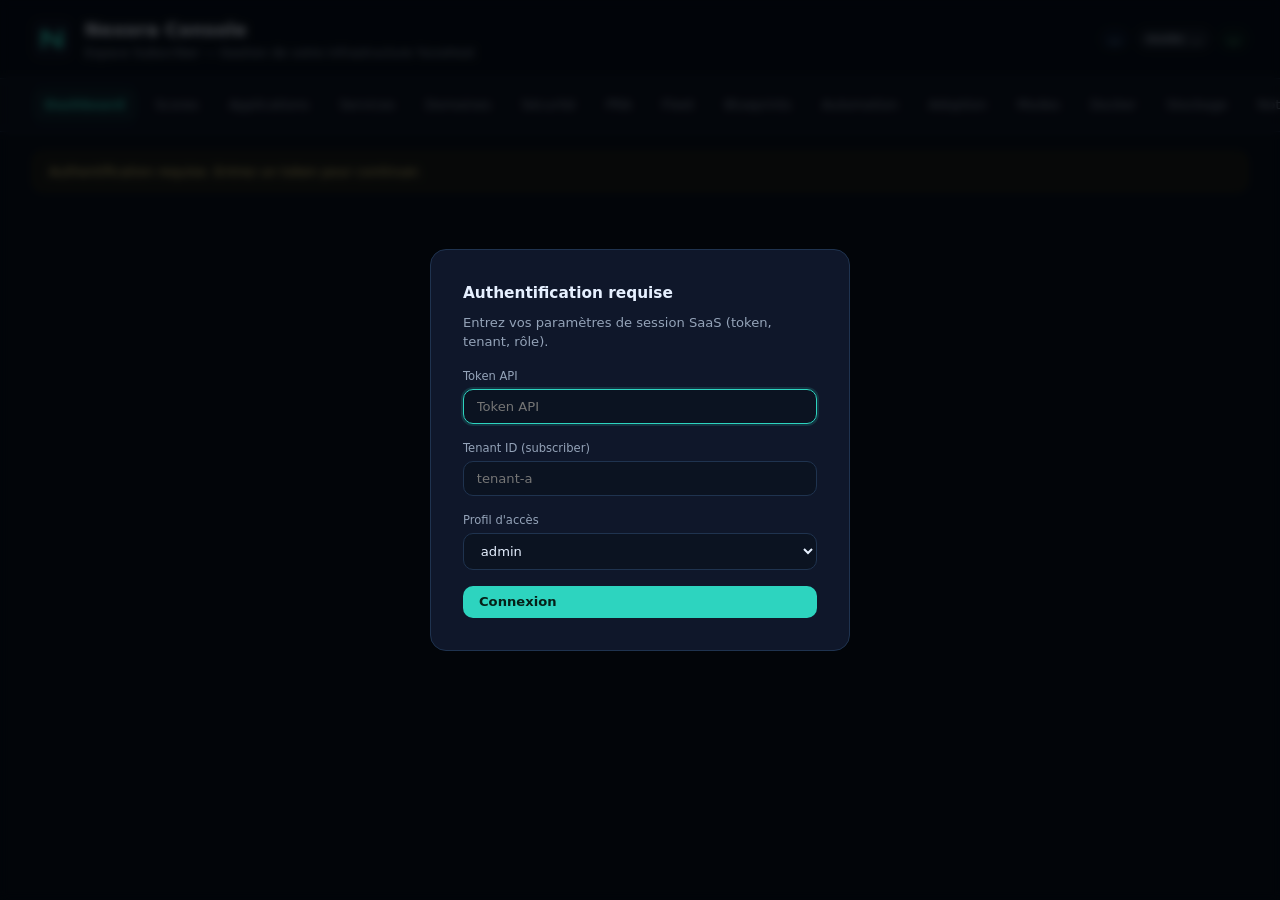
<file: apps/console/index.html>
<!doctype html>
<html lang="fr">
<head>
  <meta charset="utf-8"/>
  <meta http-equiv="X-UA-Compatible" content="IE=edge"/>
  <meta name="viewport" content="width=device-width,initial-scale=1"/>
  <link rel="icon" type="image/svg+xml" href="./assets/favicon.svg"/>
  <title>Nexora Console — Subscriber</title>
  <link rel="stylesheet" href="./styles.css"/>
</head>
<body>
  <a class="nx-skip-link" href="#main-content" tabindex="0">Aller au contenu principal</a>

  <header>
    <div class="brand">
      <img src="./assets/nexora-mark.svg" alt="Nexora" class="logo"/>
      <div><h1>Nexora Console</h1><p>Espace Subscriber — Gestion de votre infrastructure YunoHost</p></div>
    </div>
    <div class="header-right">
      <span class="nx-badge nx-badge-info" id="profile-badge" role="status" aria-label="Mode actuel">…</span>
      <span class="nx-badge nx-badge-neutral" id="runtime-mode-badge" role="status" aria-label="Mode runtime">mode: …</span>
      <span class="nx-badge nx-badge-success" id="health-badge" role="status" aria-label="Statut de sant&eacute;">…</span>
    </div>
  </header>

  <nav id="main-nav" class="nx-nav" role="navigation" aria-label="Navigation principale">
    <a href="#dashboard" data-section="dashboard" class="active" role="link" tabindex="0">Dashboard</a>
    <a href="#scores" data-section="scores" role="link" tabindex="0">Scores</a>
    <a href="#apps" data-section="apps" role="link" tabindex="0">Applications</a>
    <a href="#services" data-section="services" role="link" tabindex="0">Services</a>
    <a href="#domains" data-section="domains" role="link" tabindex="0">Domaines</a>
    <a href="#security" data-section="security" role="link" tabindex="0">S&eacute;curit&eacute;</a>
    <a href="#pra" data-section="pra" role="link" tabindex="0">PRA</a>
    <a href="#fleet" data-section="fleet" role="link" tabindex="0">Fleet</a>
    <a href="#blueprints" data-section="blueprints" role="link" tabindex="0">Blueprints</a>
    <a href="#automation" data-section="automation" role="link" tabindex="0">Automation</a>
    <a href="#adoption" data-section="adoption" role="link" tabindex="0">Adoption</a>
    <a href="#modes" data-section="modes" role="link" tabindex="0">Modes</a>
    <a href="#docker" data-section="docker" role="link" tabindex="0">Docker</a>
    <a href="#storage" data-section="storage" role="link" tabindex="0">Stockage</a>
    <a href="#notifications" data-section="notifications" role="link" tabindex="0">Notifications</a>
    <a href="#hooks" data-section="hooks" role="link" tabindex="0">Hooks</a>
    <a href="#governance" data-section="governance" role="link" tabindex="0">Gouvernance</a>
    <a href="#sla-tracking" data-section="sla-tracking" role="link" tabindex="0">SLA</a>
    <a href="#subscription" data-section="subscription" role="link" tabindex="0">Souscription</a>
    <a href="#provisioning" data-section="provisioning" role="link" tabindex="0">Provisioning</a>
    <a href="#settings" data-section="settings" role="link" tabindex="0">Settings</a>
    <a href="#catalog" data-section="catalog" role="link" tabindex="0">Catalogue YNH</a>
    <a href="#failover" data-section="failover" role="link" tabindex="0">Failover</a>
    <a href="#migration" data-section="migration" role="link" tabindex="0">Migration</a>
  </nav>

  <main id="main-content" role="main" aria-live="polite">
    <!-- Sections are rendered dynamically by the NexoraConsole controller -->
  </main>

  <!-- Modal container -->
  <div id="nx-modal-root"></div>

  <script type="module" src="./app.js?v=20260329"></script>
</body>
</html>
</file>
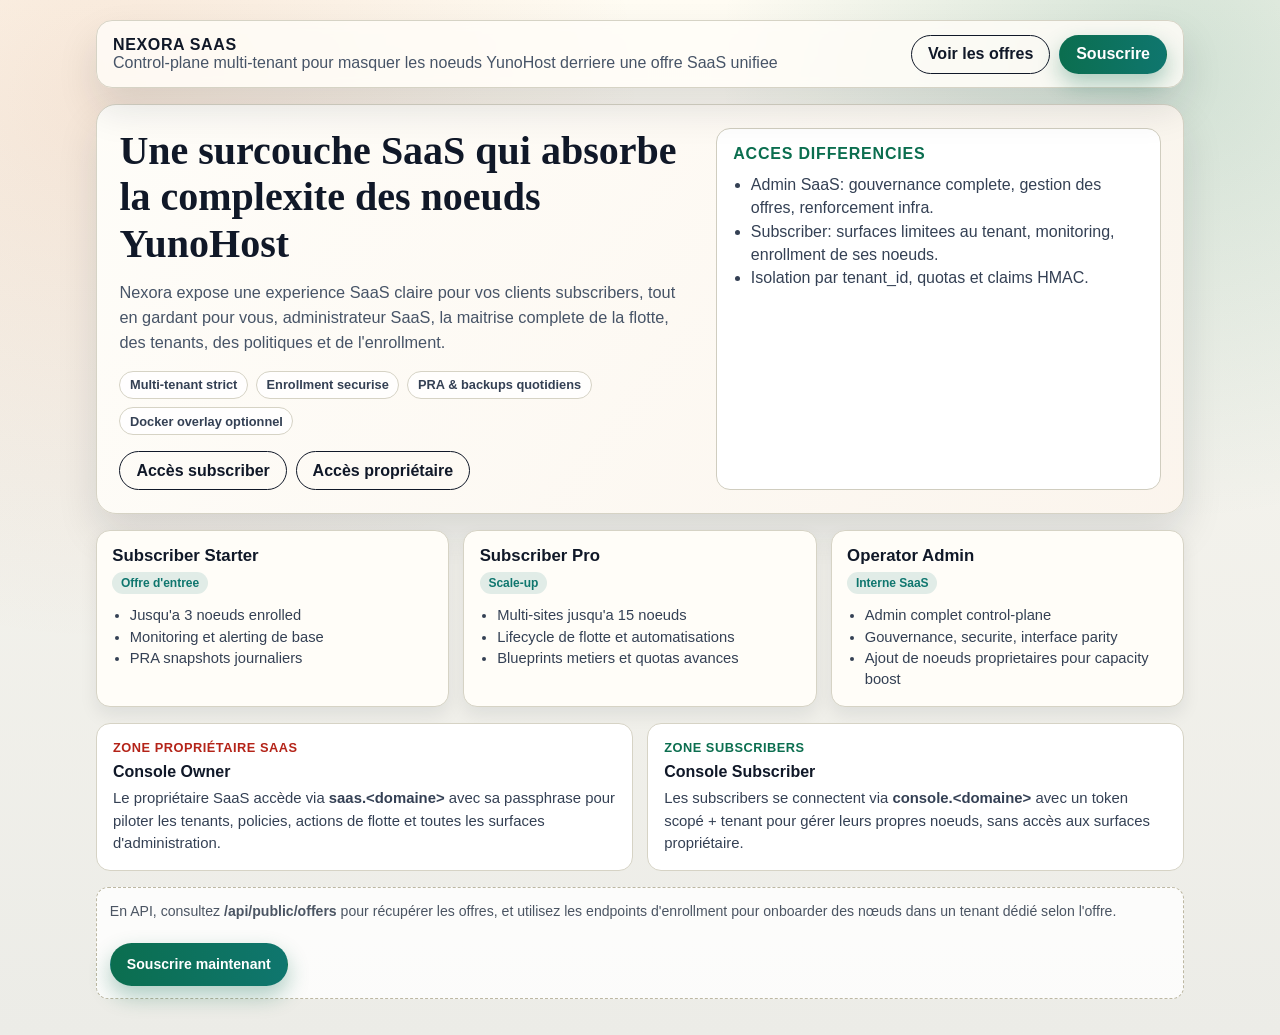
<file: apps/public_site/index.html>
<!doctype html>
<html lang="fr">
<head>
  <meta charset="utf-8"/>
  <meta name="viewport" content="width=device-width,initial-scale=1"/>
  <title>Nexora SaaS | Supervision souveraine YunoHost</title>
  <style>
    :root {
      --bg: #f6f5f0;
      --ink: #101828;
      --muted: #475467;
      --panel: #fffdf8;
      --line: #d6d3c5;
      --brand: #0b6e4f;
      --brand-2: #c04f15;
      --accent: #0f766e;
      --danger: #b42318;
      --shadow: 0 20px 40px rgba(16, 24, 40, 0.12);
      --radius: 16px;
    }

    * { box-sizing: border-box; }

    body {
      margin: 0;
      font-family: "Segoe UI Variable", "Trebuchet MS", "Gill Sans", sans-serif;
      color: var(--ink);
      background:
        radial-gradient(circle at 8% 10%, rgba(192, 79, 21, 0.12), transparent 36%),
        radial-gradient(circle at 92% 6%, rgba(11, 110, 79, 0.18), transparent 30%),
        linear-gradient(180deg, #fffcf3 0%, #f3f2ec 46%, #ecece7 100%);
      min-height: 100vh;
      animation: fade-in 450ms ease;
    }

    @keyframes fade-in {
      from { opacity: 0; transform: translateY(8px); }
      to { opacity: 1; transform: translateY(0); }
    }

    .wrap {
      max-width: 1120px;
      margin: 0 auto;
      padding: 1.25rem 1rem 2.2rem;
    }

    .topbar {
      display: flex;
      justify-content: space-between;
      align-items: center;
      gap: 1rem;
      border: 1px solid var(--line);
      background: rgba(255, 253, 248, 0.82);
      backdrop-filter: blur(6px);
      border-radius: var(--radius);
      padding: 0.85rem 1rem;
      box-shadow: var(--shadow);
    }

    .brand {
      font-weight: 800;
      letter-spacing: 0.04em;
      text-transform: uppercase;
    }

    .muted { color: var(--muted); }

    .btns {
      display: flex;
      gap: 0.55rem;
      flex-wrap: wrap;
    }

    .btn {
      border: 1px solid transparent;
      border-radius: 999px;
      padding: 0.6rem 1rem;
      font-weight: 700;
      text-decoration: none;
      transition: transform 180ms ease, box-shadow 180ms ease;
      display: inline-block;
    }

    .btn:hover { transform: translateY(-2px); }

    .btn.primary {
      background: linear-gradient(90deg, var(--brand), var(--accent));
      color: #fff;
      box-shadow: 0 10px 22px rgba(11, 110, 79, 0.33);
    }

    .btn.secondary {
      border-color: var(--ink);
      color: var(--ink);
      background: transparent;
    }

    .hero {
      margin-top: 1rem;
      border-radius: calc(var(--radius) + 4px);
      border: 1px solid var(--line);
      background: linear-gradient(120deg, rgba(255, 254, 250, 0.95), rgba(252, 245, 237, 0.92));
      box-shadow: var(--shadow);
      padding: 1.4rem;
      display: grid;
      grid-template-columns: 1.3fr 1fr;
      gap: 1.2rem;
    }

    .hero h1 {
      margin: 0 0 0.8rem;
      font-size: clamp(1.6rem, 3.2vw, 2.5rem);
      line-height: 1.16;
      font-family: "Book Antiqua", "Palatino Linotype", serif;
    }

    .hero p {
      margin: 0;
      line-height: 1.55;
      color: var(--muted);
      font-size: 1.02rem;
    }

    .chips {
      margin-top: 0.95rem;
      display: flex;
      flex-wrap: wrap;
      gap: 0.5rem;
    }

    .chip {
      padding: 0.35rem 0.6rem;
      border: 1px solid var(--line);
      border-radius: 999px;
      background: rgba(255, 255, 255, 0.86);
      font-size: 0.8rem;
      font-weight: 700;
      color: #344054;
    }

    .hero-side {
      border-radius: 14px;
      border: 1px solid #d0cdbf;
      background: #fff;
      padding: 1rem;
    }

    .hero-side h3 {
      margin: 0 0 0.65rem;
      font-size: 1rem;
      color: var(--brand);
      text-transform: uppercase;
      letter-spacing: 0.05em;
    }

    .hero-side ul {
      margin: 0;
      padding-left: 1.1rem;
      color: #344054;
      line-height: 1.45;
    }

    .grid {
      margin-top: 1rem;
      display: grid;
      grid-template-columns: repeat(3, minmax(0, 1fr));
      gap: 0.9rem;
    }

    .card {
      background: var(--panel);
      border: 1px solid var(--line);
      border-radius: 14px;
      padding: 0.95rem;
      box-shadow: 0 8px 18px rgba(16, 24, 40, 0.08);
    }

    .card h3 {
      margin: 0;
      font-size: 1.05rem;
    }

    .tag {
      display: inline-block;
      margin-top: 0.4rem;
      border-radius: 999px;
      padding: 0.25rem 0.55rem;
      font-weight: 700;
      font-size: 0.75rem;
      background: rgba(15, 118, 110, 0.12);
      color: #0f766e;
    }

    .card ul {
      margin: 0.7rem 0 0;
      padding-left: 1.1rem;
      color: #344054;
      line-height: 1.45;
      font-size: 0.92rem;
    }

    .split {
      margin-top: 1rem;
      display: grid;
      grid-template-columns: 1fr 1fr;
      gap: 0.9rem;
    }

    .zone {
      border-radius: 14px;
      border: 1px solid var(--line);
      background: #fff;
      padding: 1rem;
    }

    .zone h4 {
      margin: 0 0 0.4rem;
      font-size: 1rem;
    }

    .zone .state {
      font-size: 0.8rem;
      font-weight: 800;
      letter-spacing: 0.04em;
      text-transform: uppercase;
      margin-bottom: 0.5rem;
    }

    .zone.admin .state { color: var(--danger); }
    .zone.sub .state { color: var(--brand); }

    .zone p {
      margin: 0;
      color: #344054;
      line-height: 1.5;
      font-size: 0.93rem;
    }

    .footer-note {
      margin-top: 1rem;
      border: 1px dashed #bdb8a3;
      border-radius: 12px;
      padding: 0.8rem;
      background: rgba(255, 255, 255, 0.8);
      color: #4b5563;
      font-size: 0.88rem;
      line-height: 1.5;
    }

    @media (max-width: 920px) {
      .hero, .grid, .split { grid-template-columns: 1fr; }
      .topbar { align-items: flex-start; }
    }
  </style>
</head>
<body>
  <div class="wrap">
    <header class="topbar">
      <div>
        <div class="brand">Nexora SaaS</div>
        <div class="muted">Control-plane multi-tenant pour masquer les noeuds YunoHost derriere une offre SaaS unifiee</div>
      </div>
      <div class="btns">
        <a class="btn secondary" href="/subscribe">Voir les offres</a>
        <a class="btn primary" href="/subscribe">Souscrire</a>
      </div>
    </header>

    <section class="hero">
      <div>
        <h1>Une surcouche SaaS qui absorbe la complexite des noeuds YunoHost</h1>
        <p>
          Nexora expose une experience SaaS claire pour vos clients subscribers, tout en gardant pour vous,
          administrateur SaaS, la maitrise complete de la flotte, des tenants, des politiques et de l'enrollment.
        </p>
        <div class="chips">
          <span class="chip">Multi-tenant strict</span>
          <span class="chip">Enrollment securise</span>
          <span class="chip">PRA & backups quotidiens</span>
          <span class="chip">Docker overlay optionnel</span>
        </div>
        <div class="btns" style="margin-top:1rem">
          <a class="btn secondary" id="link-console" href="/console/">Accès subscriber</a>
          <a class="btn secondary" id="link-owner" href="/owner-console/">Accès propriétaire</a>
        </div>
      </div>
      <aside class="hero-side">
        <h3>Acces differencies</h3>
        <ul>
          <li>Admin SaaS: gouvernance complete, gestion des offres, renforcement infra.</li>
          <li>Subscriber: surfaces limitees au tenant, monitoring, enrollment de ses noeuds.</li>
          <li>Isolation par tenant_id, quotas et claims HMAC.</li>
        </ul>
      </aside>
    </section>

    <section class="grid" aria-label="Offres SaaS">
      <article class="card">
        <h3>Subscriber Starter</h3>
        <span class="tag">Offre d'entree</span>
        <ul>
          <li>Jusqu'a 3 noeuds enrolled</li>
          <li>Monitoring et alerting de base</li>
          <li>PRA snapshots journaliers</li>
        </ul>
      </article>
      <article class="card">
        <h3>Subscriber Pro</h3>
        <span class="tag">Scale-up</span>
        <ul>
          <li>Multi-sites jusqu'a 15 noeuds</li>
          <li>Lifecycle de flotte et automatisations</li>
          <li>Blueprints metiers et quotas avances</li>
        </ul>
      </article>
      <article class="card">
        <h3>Operator Admin</h3>
        <span class="tag">Interne SaaS</span>
        <ul>
          <li>Admin complet control-plane</li>
          <li>Gouvernance, securite, interface parity</li>
          <li>Ajout de noeuds proprietaires pour capacity boost</li>
        </ul>
      </article>
    </section>

    <section class="split" aria-label="Zones d'usage">
      <div class="zone admin">
        <div class="state">Zone propriétaire SaaS</div>
        <h4>Console Owner</h4>
        <p>
          Le propriétaire SaaS accède via <strong>saas.&lt;domaine&gt;</strong> avec sa passphrase pour
          piloter les tenants, policies, actions de flotte et toutes les surfaces d'administration.
        </p>
      </div>
      <div class="zone sub">
        <div class="state">Zone subscribers</div>
        <h4>Console Subscriber</h4>
        <p>
          Les subscribers se connectent via <strong>console.&lt;domaine&gt;</strong> avec un token
          scopé + tenant pour gérer leurs propres noeuds, sans accès aux surfaces propriétaire.
        </p>
      </div>
    </section>

    <div class="footer-note">
      En API, consultez <strong>/api/public/offers</strong> pour récupérer les offres, et utilisez
      les endpoints d'enrollment pour onboarder des nœuds dans un tenant dédié selon l'offre.
      <br/><br/>
      <a class="btn primary" href="/subscribe">Souscrire maintenant</a>
    </div>
  </div>
  <script>
    // Build cross-domain links from current hostname
    (function() {
      var host = window.location.hostname;
      var base = host.replace(/^www\./, '');
      var proto = window.location.protocol;
      var consoleLink = document.getElementById('link-console');
      var ownerLink = document.getElementById('link-owner');
      if (consoleLink) consoleLink.href = proto + '//console.' + base + '/console/';
      if (ownerLink) ownerLink.href = proto + '//saas.' + base + '/owner-console/';
    })();
  </script>
</body>
</html>
</file>
<file: apps/console/styles.css>
/* ══════════════════════════════════════════════════════════════
   Nexora Console — Design System
   Dark theme default, WCAG AA contrast, responsive
   ══════════════════════════════════════════════════════════════ */

/* ── Design Tokens ── */
:root {
  /* Colors - core */
  --bg:         #07111f;
  --bg-raised:  #0b1628;
  --fg:         #e6f0ff;
  --fg-dim:     #cbd5e1;
  --muted:      #94a3b8;
  --card:       #0f172a;
  --card-hover: #131d32;
  --border:     #1f334f;
  --border-dim: #162240;
  --overlay:    rgba(0, 0, 0, .7);

  /* Colors - accent */
  --accent:     #2dd4bf;
  --accent-dim: #14b8a6;
  --accent-bg:  rgba(45, 212, 191, .08);

  /* Colors - semantic */
  --green:   #22c55e;
  --yellow:  #eab308;
  --orange:  #f97316;
  --red:     #ef4444;
  --blue:    #3b82f6;
  --purple:  #8b5cf6;

  --success-bg:  rgba(34, 197, 94, .08);
  --success-bd:  rgba(34, 197, 94, .15);
  --success-fg:  #86efac;
  --warning-bg:  rgba(234, 179, 8, .08);
  --warning-bd:  rgba(234, 179, 8, .15);
  --warning-fg:  #fde68a;
  --danger-bg:   rgba(239, 68, 68, .1);
  --danger-bd:   rgba(239, 68, 68, .2);
  --danger-fg:   #fca5a5;
  --info-bg:     rgba(59, 130, 246, .08);
  --info-bd:     rgba(59, 130, 246, .15);
  --info-fg:     #93c5fd;

  /* Spacing */
  --sp-xs: .25rem;
  --sp-sm: .5rem;
  --sp-md: 1rem;
  --sp-lg: 1.5rem;
  --sp-xl: 2rem;

  /* Typography */
  --font-sans: Inter, system-ui, -apple-system, sans-serif;
  --font-mono: 'JetBrains Mono', 'Fira Code', ui-monospace, monospace;
  --text-xs:  .72rem;
  --text-sm:  .82rem;
  --text-md:  .92rem;
  --text-lg:  1.15rem;
  --text-xl:  1.5rem;
  --text-2xl: 2rem;
  --text-3xl: 2.5rem;
  --lh:       1.5;

  /* Borders / Radius */
  --radius:    16px;
  --radius-sm: 10px;
  --radius-xs: 6px;
  --radius-full: 9999px;

  /* Shadows */
  --shadow-sm:  0 1px 2px rgba(0,0,0,.3);
  --shadow-md:  0 4px 12px rgba(0,0,0,.4);
  --shadow-lg:  0 8px 24px rgba(0,0,0,.5);

  /* Transitions */
  --ease: .15s ease;
  --ease-slow: .3s ease;

  /* Z-index layers */
  --z-nav:     100;
  --z-modal:   1000;
  --z-overlay: 999;
  --z-toast:   1100;
}

/* ── Reset ── */
*, *::before, *::after { box-sizing: border-box; margin: 0; padding: 0; }
body {
  font-family: var(--font-sans);
  background: var(--bg);
  color: var(--fg);
  font-size: var(--text-sm);
  line-height: var(--lh);
  min-height: 100vh;
  -webkit-font-smoothing: antialiased;
}

/* ── Skip link (accessibility) ── */
.nx-skip-link {
  position: absolute;
  top: -100%;
  left: var(--sp-md);
  background: var(--accent);
  color: #062018;
  padding: var(--sp-sm) var(--sp-md);
  border-radius: var(--radius-sm);
  font-weight: 600;
  z-index: var(--z-toast);
  text-decoration: none;
}
.nx-skip-link:focus {
  top: var(--sp-md);
}

/* ── Header ── */
header {
  padding: var(--sp-md) var(--sp-xl);
  border-bottom: 1px solid var(--border);
  background: rgba(7, 17, 31, .92);
  position: sticky;
  top: 0;
  z-index: var(--z-nav);
  backdrop-filter: blur(12px);
  display: flex;
  justify-content: space-between;
  align-items: center;
}
.brand { display: flex; gap: .8rem; align-items: center; }
.logo { width: 40px; height: 40px; }
.brand h1 { font-size: var(--text-lg); font-weight: 600; }
.brand p { font-size: .78rem; color: var(--muted); }
.header-right { display: flex; gap: var(--sp-sm); align-items: center; }

/* ── Navigation (.nx-nav) ── */
.nx-nav {
  display: flex;
  gap: .3rem;
  padding: var(--sp-sm) var(--sp-xl);
  border-bottom: 1px solid var(--border);
  background: rgba(15, 23, 42, .6);
  overflow-x: auto;
}
.nx-nav a {
  background: none;
  border: none;
  color: var(--muted);
  padding: var(--sp-sm) .8rem;
  border-radius: var(--radius-sm);
  cursor: pointer;
  font-size: var(--text-sm);
  white-space: nowrap;
  transition: all var(--ease);
  text-decoration: none;
  font-family: inherit;
  display: inline-block;
}
.nx-nav a:hover,
.nx-nav a:focus-visible {
  color: var(--fg);
  background: rgba(255, 255, 255, .04);
  outline: none;
}
.nx-nav a.active {
  color: var(--accent);
  background: var(--accent-bg);
  font-weight: 600;
}
.nx-nav a:focus-visible {
  box-shadow: 0 0 0 2px var(--accent);
}

/* ── Layout ── */
main {
  padding: 1.2rem var(--sp-xl) 3rem;
  max-width: 1400px;
  margin: 0 auto;
}
.section { display: none; }
.section.active { display: block; animation: nx-fade-in .2s ease; }
@keyframes nx-fade-in { from { opacity: 0; transform: translateY(4px); } to { opacity: 1; transform: translateY(0); } }

/* ── Grid / Flex / Stack utilities ── */
.nx-grid { display: grid; gap: var(--sp-md); }
.nx-grid-2 { grid-template-columns: repeat(2, 1fr); }
.nx-grid-3 { grid-template-columns: repeat(3, 1fr); }
.nx-grid-4 { grid-template-columns: repeat(4, 1fr); }
.nx-flex { display: flex; gap: var(--sp-md); align-items: center; }
.nx-flex-wrap { flex-wrap: wrap; }
.nx-stack { display: flex; flex-direction: column; gap: var(--sp-md); }

/* Legacy grid compat */
.grid { display: grid; gap: var(--sp-md); }
.grid-2 { grid-template-columns: 1fr 1fr; }
.grid-3 { grid-template-columns: repeat(3, 1fr); }
.grid-4 { grid-template-columns: repeat(4, 1fr); }

@media (max-width: 1100px) {
  .nx-grid-4, .grid-4 { grid-template-columns: 1fr 1fr; }
}
@media (max-width: 768px) {
  .nx-grid-2, .nx-grid-3, .nx-grid-4,
  .grid-2, .grid-3, .grid-4 { grid-template-columns: 1fr; }
  .nx-nav { padding: var(--sp-sm) var(--sp-md); }
  main { padding: var(--sp-md); }
  header { padding: var(--sp-md); }
}

/* ── Card (.nx-card) ── */
.nx-card, .card {
  background: rgba(15, 23, 42, .85);
  border: 1px solid var(--border);
  border-radius: var(--radius);
  padding: 1.2rem;
  transition: border-color var(--ease);
}
.nx-card:hover { border-color: var(--border-dim); }
.nx-card-header, .card-header {
  display: flex;
  justify-content: space-between;
  align-items: center;
  margin-bottom: .8rem;
}
.nx-card h3, .card h3 { font-size: var(--text-md); font-weight: 600; }
.nx-card-label, .card-label {
  font-size: var(--text-xs);
  color: var(--muted);
  text-transform: uppercase;
  letter-spacing: .04em;
}

/* ── Stat card (.nx-stat-card) ── */
.nx-stat-card {
  background: rgba(15, 23, 42, .85);
  border: 1px solid var(--border);
  border-radius: var(--radius);
  padding: 1.2rem;
  text-align: center;
  position: relative;
  overflow: hidden;
}
.nx-stat-card .nx-stat-indicator {
  position: absolute;
  top: 0;
  left: 0;
  right: 0;
  height: 3px;
}
.nx-stat-card .nx-stat-value {
  font-size: var(--text-2xl);
  font-weight: 700;
  color: var(--accent);
}
.nx-stat-card .nx-stat-title {
  font-size: var(--text-xs);
  color: var(--muted);
  margin-top: .2rem;
  text-transform: uppercase;
  letter-spacing: .04em;
}
.nx-stat-card .nx-stat-subtitle {
  font-size: var(--text-xs);
  color: var(--muted);
  margin-top: .15rem;
}

/* Legacy stat compat */
.stat { text-align: center; padding: .8rem; }
.stat-value { font-size: var(--text-2xl); font-weight: 700; color: var(--accent); }
.stat-label { font-size: .75rem; color: var(--muted); margin-top: .2rem; }

/* ── Badge (.nx-badge) ── */
.nx-badge, .badge {
  display: inline-flex;
  align-items: center;
  padding: .2rem .55rem;
  border-radius: var(--radius-full);
  font-size: var(--text-xs);
  font-weight: 600;
  line-height: 1.4;
  white-space: nowrap;
}
.nx-badge-success, .badge-ok {
  background: var(--success-bg);
  color: var(--success-fg);
}
.nx-badge-warning {
  background: var(--warning-bg);
  color: var(--warning-fg);
}
.nx-badge-danger {
  background: var(--danger-bg);
  color: var(--danger-fg);
}
.nx-badge-info, .badge-observer {
  background: var(--info-bg);
  color: var(--info-fg);
}
.nx-badge-neutral {
  background: rgba(148, 163, 184, .1);
  color: var(--muted);
}

/* ── Data Table (.nx-table) ── */
.nx-table, .data-table {
  width: 100%;
  border-collapse: collapse;
  font-size: var(--text-sm);
}
.nx-table th, .data-table th {
  text-align: left;
  padding: var(--sp-sm);
  color: var(--muted);
  font-weight: 500;
  border-bottom: 1px solid var(--border);
  font-size: var(--text-xs);
  text-transform: uppercase;
  letter-spacing: .04em;
  user-select: none;
}
.nx-table th[aria-sort] { cursor: pointer; }
.nx-table th[aria-sort]:hover { color: var(--fg); }
.nx-table th[aria-sort]::after { content: ' \2195'; font-size: .7em; opacity: .5; }
.nx-table th[aria-sort="ascending"]::after { content: ' \2191'; opacity: 1; }
.nx-table th[aria-sort="descending"]::after { content: ' \2193'; opacity: 1; }
.nx-table td, .data-table td {
  padding: var(--sp-sm);
  border-bottom: 1px solid rgba(255, 255, 255, .03);
}
.nx-table tr:hover td { background: rgba(255, 255, 255, .02); }
.nx-table caption {
  caption-side: bottom;
  text-align: left;
  padding: var(--sp-sm);
  font-size: var(--text-xs);
  color: var(--muted);
}

/* ── Score Gauge (.nx-gauge) ── */
.nx-gauge {
  display: flex;
  flex-direction: column;
  align-items: center;
  padding: 1.2rem;
}
.nx-gauge-ring {
  position: relative;
  width: 100px;
  height: 100px;
  margin-bottom: .6rem;
}
.nx-gauge-ring svg {
  width: 100%;
  height: 100%;
  transform: rotate(-90deg);
}
.nx-gauge-ring circle { fill: none; stroke-width: 8; }
.nx-gauge-ring .nx-gauge-bg { stroke: var(--border); }
.nx-gauge-ring .nx-gauge-fg { stroke-linecap: round; transition: stroke-dashoffset .8s ease; }
.nx-gauge-value {
  position: absolute;
  inset: 0;
  display: flex;
  align-items: center;
  justify-content: center;
  font-size: var(--text-xl);
  font-weight: 700;
}
.nx-gauge-label {
  font-size: var(--text-xs);
  color: var(--muted);
  text-transform: uppercase;
  letter-spacing: .04em;
  margin-top: .3rem;
}

/* Legacy gauge compat */
.score-ring { position: relative; width: 100px; height: 100px; margin: 0 auto .6rem; }
.score-ring svg { width: 100%; height: 100%; transform: rotate(-90deg); }
.score-ring circle { fill: none; stroke-width: 8; }
.score-ring .bg { stroke: var(--border); }
.score-ring .fg { stroke-linecap: round; transition: stroke-dashoffset .8s ease; }
.score-value { position: absolute; inset: 0; display: flex; align-items: center; justify-content: center; font-size: var(--text-xl); font-weight: 700; }
.score-grade { text-align: center; font-size: .85rem; font-weight: 600; }

/* ── Alert (.nx-alert) ── */
.nx-alert, .alert {
  padding: .6rem var(--sp-md);
  border-radius: var(--radius-sm);
  font-size: var(--text-sm);
  margin-bottom: var(--sp-sm);
  display: flex;
  align-items: flex-start;
  gap: var(--sp-sm);
}
.nx-alert-success, .alert-success {
  background: var(--success-bg);
  border: 1px solid var(--success-bd);
  color: var(--success-fg);
}
.nx-alert-warning, .alert-warning {
  background: var(--warning-bg);
  border: 1px solid var(--warning-bd);
  color: var(--warning-fg);
}
.nx-alert-danger, .alert-critical {
  background: var(--danger-bg);
  border: 1px solid var(--danger-bd);
  color: var(--danger-fg);
}
.nx-alert-info, .alert-info {
  background: var(--info-bg);
  border: 1px solid var(--info-bd);
  color: var(--info-fg);
}
.nx-alert-content { flex: 1; }
.nx-alert-dismiss {
  background: none;
  border: none;
  color: inherit;
  cursor: pointer;
  font-size: 1.1rem;
  line-height: 1;
  opacity: .7;
  padding: 0;
}
.nx-alert-dismiss:hover { opacity: 1; }

/* ── Modal (.nx-modal) ── */
.nx-modal-overlay {
  position: fixed;
  inset: 0;
  background: var(--overlay);
  display: flex;
  align-items: center;
  justify-content: center;
  z-index: var(--z-modal);
  backdrop-filter: blur(4px);
  animation: nx-fade-in .15s ease;
}
.nx-modal {
  background: var(--card);
  border: 1px solid var(--border);
  border-radius: var(--radius);
  padding: var(--sp-xl);
  max-width: 540px;
  width: 90%;
  max-height: 85vh;
  overflow-y: auto;
  box-shadow: var(--shadow-lg);
}
.nx-modal-header {
  display: flex;
  justify-content: space-between;
  align-items: center;
  margin-bottom: var(--sp-md);
}
.nx-modal-header h3 { font-size: var(--text-lg); font-weight: 600; }
.nx-modal-close {
  background: none;
  border: none;
  color: var(--muted);
  font-size: 1.3rem;
  cursor: pointer;
  padding: var(--sp-xs);
  line-height: 1;
  border-radius: var(--radius-xs);
}
.nx-modal-close:hover { color: var(--fg); background: rgba(255,255,255,.05); }
.nx-modal-close:focus-visible { box-shadow: 0 0 0 2px var(--accent); outline: none; }
.nx-modal-body { margin-bottom: var(--sp-lg); }
.nx-modal-actions {
  display: flex;
  justify-content: flex-end;
  gap: var(--sp-sm);
}

/* ── Tabs (.nx-tabs) ── */
.nx-tabs {
  display: flex;
  gap: 0;
  border-bottom: 1px solid var(--border);
  margin-bottom: var(--sp-md);
}
.nx-tab {
  background: none;
  border: none;
  border-bottom: 2px solid transparent;
  color: var(--muted);
  padding: var(--sp-sm) var(--sp-md);
  font-size: var(--text-sm);
  font-family: inherit;
  cursor: pointer;
  transition: all var(--ease);
  white-space: nowrap;
}
.nx-tab:hover { color: var(--fg); }
.nx-tab:focus-visible { outline: none; box-shadow: 0 0 0 2px var(--accent) inset; }
.nx-tab.active, .nx-tab[aria-selected="true"] {
  color: var(--accent);
  border-bottom-color: var(--accent);
  font-weight: 600;
}

/* ── Loader (.nx-loader) ── */
.nx-loader {
  display: flex;
  align-items: center;
  justify-content: center;
  padding: var(--sp-xl);
}
.nx-loader-spinner {
  width: 32px;
  height: 32px;
  border: 3px solid var(--border);
  border-top-color: var(--accent);
  border-radius: 50%;
  animation: nx-spin .8s linear infinite;
}
@keyframes nx-spin { to { transform: rotate(360deg); } }
.nx-loader-text {
  margin-left: var(--sp-sm);
  color: var(--muted);
  font-size: var(--text-sm);
}

/* ── Empty State (.nx-empty) ── */
.nx-empty {
  display: flex;
  flex-direction: column;
  align-items: center;
  justify-content: center;
  padding: var(--sp-xl) var(--sp-md);
  color: var(--muted);
  text-align: center;
}
.nx-empty-icon {
  font-size: 2.5rem;
  margin-bottom: var(--sp-sm);
  opacity: .5;
}
.nx-empty-message {
  font-size: var(--text-sm);
}

/* ── Buttons (.nx-btn) ── */
.nx-btn, .btn {
  background: var(--accent);
  color: #062018;
  border: none;
  border-radius: var(--radius-sm);
  padding: .55rem var(--sp-md);
  font-weight: 600;
  cursor: pointer;
  font-size: var(--text-sm);
  font-family: inherit;
  transition: all var(--ease);
  display: inline-flex;
  align-items: center;
  gap: var(--sp-xs);
}
.nx-btn:hover, .btn:hover { background: var(--accent-dim); }
.nx-btn:focus-visible, .btn:focus-visible { outline: none; box-shadow: 0 0 0 2px var(--accent), 0 0 0 4px var(--bg); }
.nx-btn:disabled { opacity: .5; cursor: not-allowed; }
.nx-btn-outline, .btn-outline {
  background: none;
  border: 1px solid var(--border);
  color: var(--fg);
}
.nx-btn-outline:hover, .btn-outline:hover {
  border-color: var(--accent);
  color: var(--accent);
}
.nx-btn-danger {
  background: var(--red);
  color: #fff;
}
.nx-btn-danger:hover { background: #dc2626; }
.nx-btn-sm { padding: .35rem .7rem; font-size: var(--text-xs); }
.nx-btn-icon {
  background: none;
  border: none;
  color: var(--muted);
  cursor: pointer;
  padding: var(--sp-xs);
  border-radius: var(--radius-xs);
  font-size: var(--text-md);
}
.nx-btn-icon:hover { color: var(--fg); background: rgba(255,255,255,.05); }

/* ── Forms ── */
.nx-input, .input {
  background: rgba(11, 18, 32, .8);
  color: var(--fg);
  border: 1px solid var(--border);
  border-radius: var(--radius-sm);
  padding: .55rem .8rem;
  font-size: var(--text-sm);
  font-family: inherit;
  transition: border-color var(--ease);
}
.nx-input:focus, .input:focus {
  outline: none;
  border-color: var(--accent);
  box-shadow: 0 0 0 2px rgba(45, 212, 191, .15);
}
.nx-select, select.input {
  appearance: none;
  background-image: url("data:image/svg+xml,%3Csvg xmlns='http://www.w3.org/2000/svg' width='12' height='12' viewBox='0 0 12 12'%3E%3Cpath fill='%2394a3b8' d='M2 4l4 4 4-4'/%3E%3C/svg%3E");
  background-repeat: no-repeat;
  background-position: right .6rem center;
  padding-right: 2rem;
  cursor: pointer;
}
.nx-select option, select.input option { background: var(--card); color: var(--fg); }
.form-row, .nx-form-row {
  display: flex;
  gap: var(--sp-sm);
  flex-wrap: wrap;
  margin: var(--sp-sm) 0;
}
.nx-input-grow { flex: 1; }
.nx-text-muted { color: var(--muted); }
.nx-text-xs { font-size: var(--text-xs); }
.nx-text-sm { font-size: var(--text-sm); }
.nx-text-3xl { font-size: var(--text-3xl); }
.nx-text-center { text-align: center; }
.nx-w-full { width: 100%; }
.nx-mb-sm { margin-bottom: var(--sp-sm); }
.nx-mb-md { margin-bottom: var(--sp-md); }
.nx-label {
  display: block;
  font-size: var(--text-xs);
  color: var(--muted);
  margin-bottom: var(--sp-xs);
}
.nx-helper {
  color: var(--muted);
  font-size: var(--text-sm);
  margin: var(--sp-sm) 0 var(--sp-md);
}
.nx-card-center-padded {
  text-align: center;
  padding: var(--sp-xl);
}
.nx-capabilities-wrap {
  display: flex;
  flex-wrap: wrap;
  gap: var(--sp-xs);
  margin-top: var(--sp-md);
  justify-content: center;
}

/* ── Lists ── */
.item-list { list-style: none; padding: 0; }
.item-list li {
  padding: var(--sp-sm) 0;
  border-bottom: 1px solid rgba(255, 255, 255, .04);
  display: flex;
  justify-content: space-between;
  align-items: center;
  font-size: var(--text-sm);
}
.item-list li:last-child { border: none; }

/* ── Status dots ── */
.status-dot {
  width: 8px;
  height: 8px;
  border-radius: 50%;
  display: inline-block;
  margin-right: .4rem;
  flex-shrink: 0;
}
.status-running, .nx-success .status-dot { background: var(--green); }
.status-stopped, .nx-danger .status-dot  { background: var(--red); }
.status-warning, .nx-warning .status-dot { background: var(--yellow); }

/* ── Status variant helpers ── */
.nx-success { color: var(--green); }
.nx-warning { color: var(--yellow); }
.nx-danger  { color: var(--red); }
.nx-info    { color: var(--blue); }

/* ── Topology tree ── */
.nx-tree { font-family: var(--font-mono); font-size: var(--text-sm); line-height: 1.8; white-space: pre; color: var(--fg-dim); }
.nx-tree-node { color: var(--accent); font-weight: 600; }
.nx-tree-leaf { color: var(--fg-dim); }

/* ── Pre / Code ── */
pre, .nx-pre {
  white-space: pre-wrap;
  word-break: break-word;
  color: #dbeafe;
  font-size: var(--text-sm);
  font-family: var(--font-mono);
  background: rgba(0, 0, 0, .2);
  padding: .8rem;
  border-radius: var(--radius-sm);
  margin-top: var(--sp-sm);
  max-height: 400px;
  overflow-y: auto;
}
code {
  font-family: var(--font-mono);
  font-size: .9em;
  background: rgba(0, 0, 0, .2);
  padding: .1em .3em;
  border-radius: var(--radius-xs);
}

/* ── Spacing utilities ── */
.mt { margin-top: var(--sp-md); }
.mb { margin-bottom: var(--sp-md); }
.mt-lg { margin-top: var(--sp-lg); }
.mb-lg { margin-bottom: var(--sp-lg); }
.hidden { display: none; }
.loading { color: var(--muted); font-style: italic; }

/* ── Error state with retry ── */
.nx-error {
  display: flex;
  flex-direction: column;
  align-items: center;
  gap: var(--sp-sm);
  padding: var(--sp-xl);
  text-align: center;
}
.nx-error-message { color: var(--danger-fg); font-size: var(--text-sm); }
.nx-error-retry { margin-top: var(--sp-sm); }

/* ── Section heading ── */
.nx-section-title {
  font-size: var(--text-lg);
  font-weight: 600;
  margin-bottom: var(--sp-md);
}

/* ── Token prompt (auth modal) ── */
.nx-token-overlay {
  position: fixed;
  inset: 0;
  background: var(--overlay);
  display: flex;
  align-items: center;
  justify-content: center;
  z-index: var(--z-modal);
  backdrop-filter: blur(4px);
}
.nx-token-dialog {
  background: var(--card);
  border: 1px solid var(--border);
  border-radius: var(--radius);
  padding: var(--sp-xl);
  max-width: 420px;
  width: 90%;
}

/* ── Lifecycle action buttons ── */
.nx-actions { display: flex; gap: var(--sp-xs); flex-wrap: wrap; }
.nx-actions .nx-btn-sm { font-size: .7rem; padding: .25rem .5rem; }

/* ── Enrollment token list ── */
.nx-token-item {
  display: flex;
  align-items: center;
  justify-content: space-between;
  padding: var(--sp-sm) var(--sp-md);
  border-bottom: 1px solid rgba(255,255,255,.04);
}
.nx-token-item:last-child { border: none; }

/* ── Focus visible outline (accessibility) ── */
:focus-visible {
  outline: 2px solid var(--accent);
  outline-offset: 2px;
}
button:focus-visible, a:focus-visible, input:focus-visible, select:focus-visible {
  outline: 2px solid var(--accent);
  outline-offset: 2px;
}
</file>
